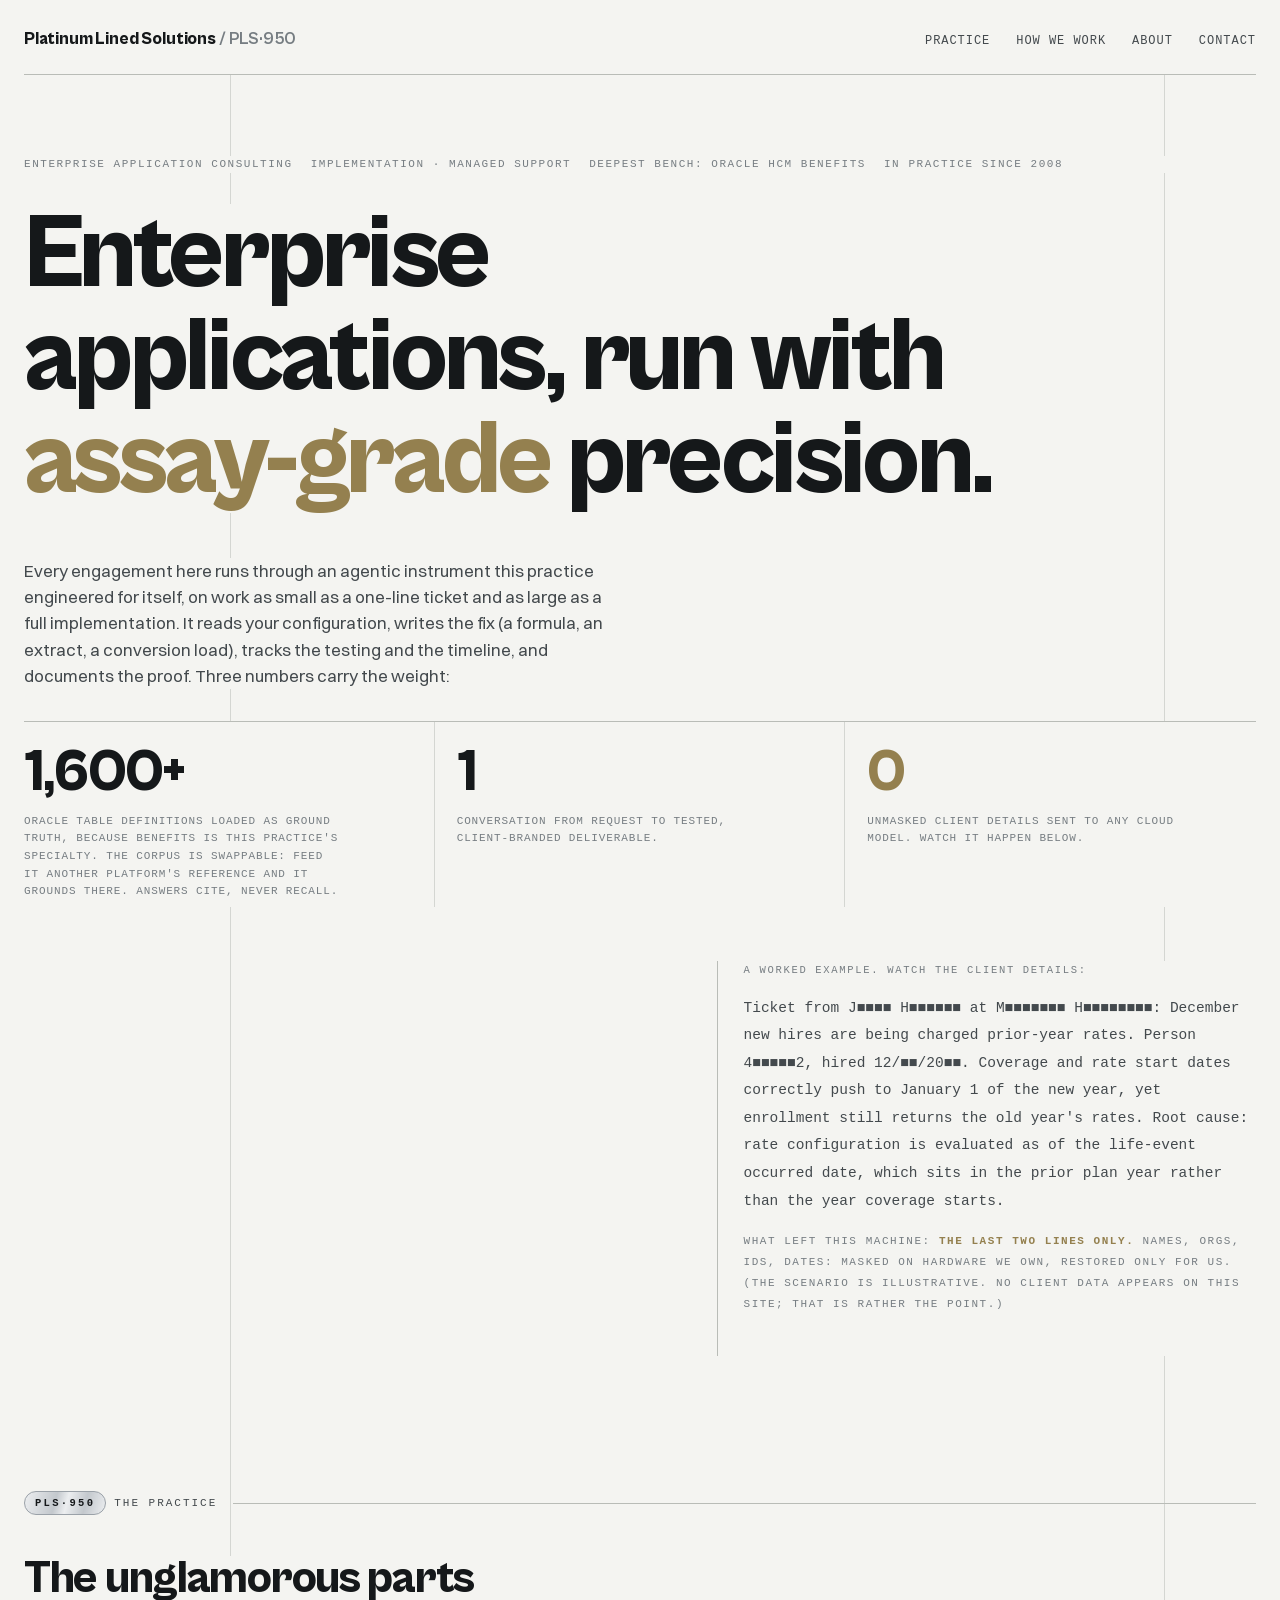
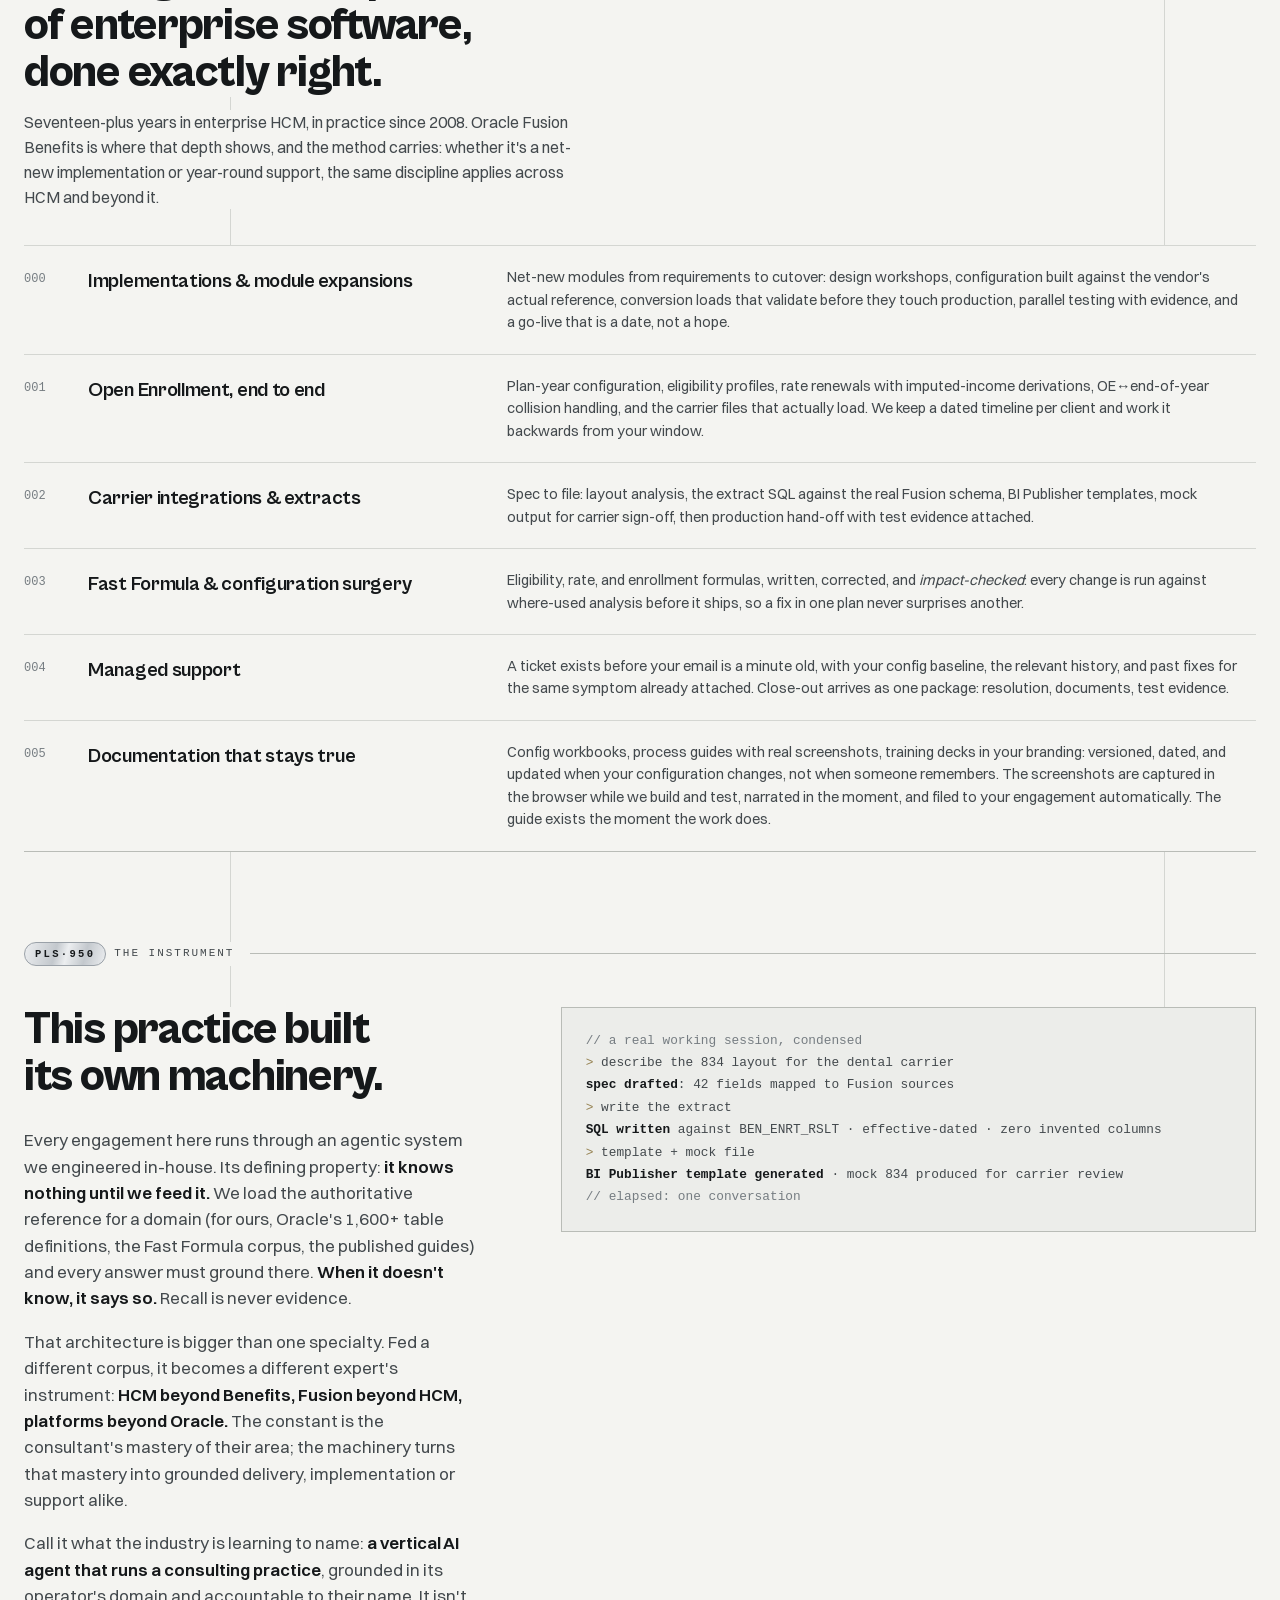
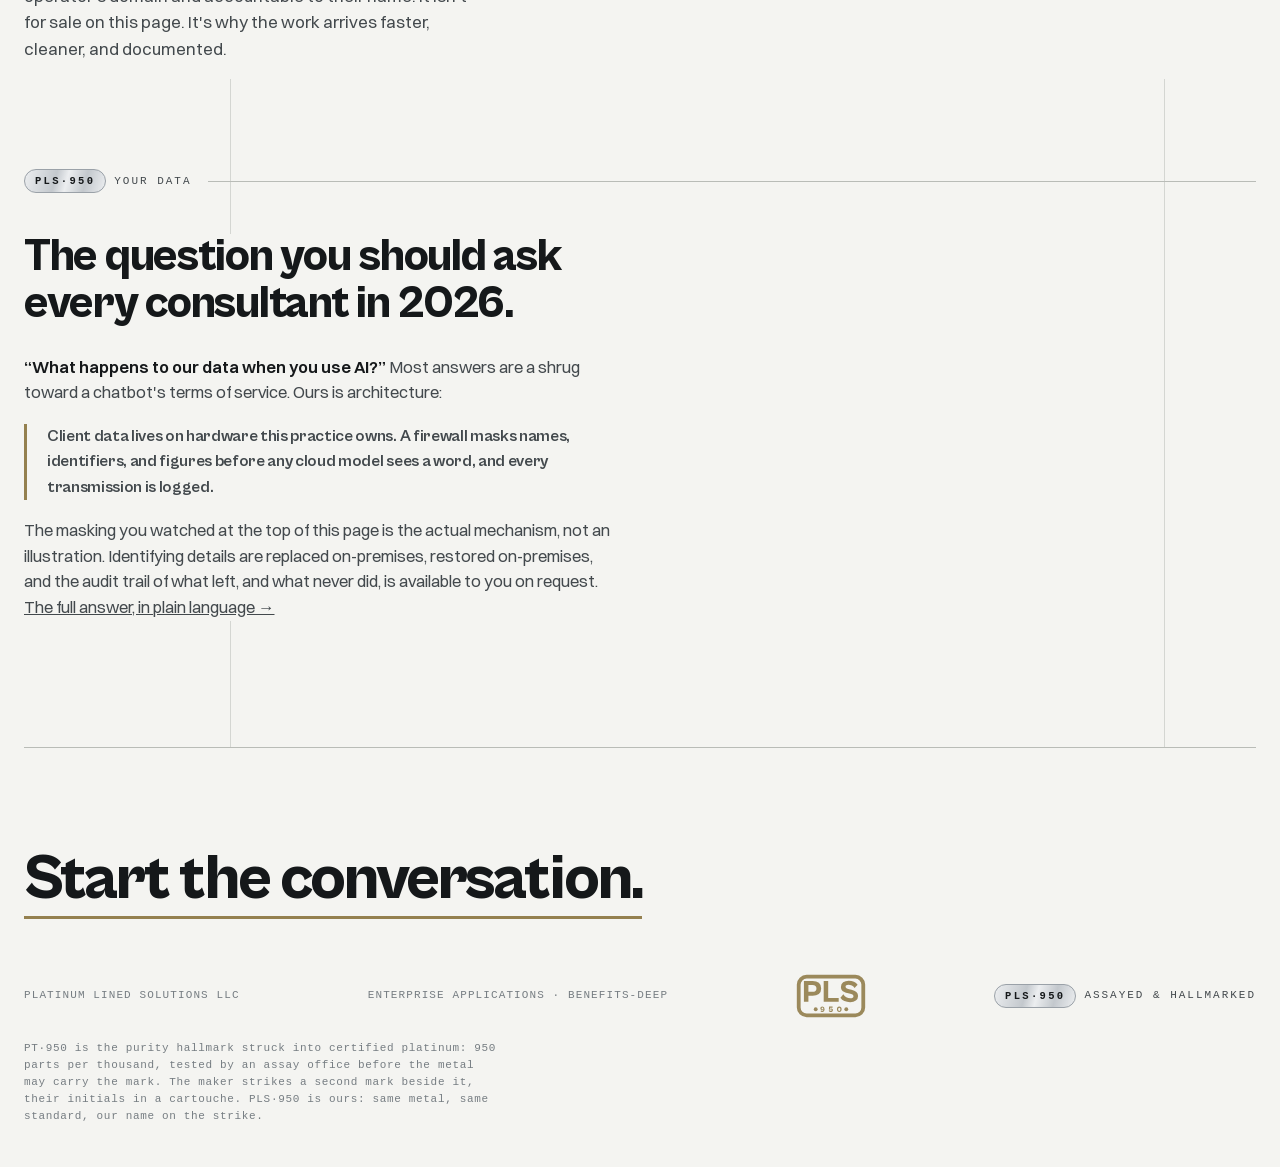
<file: index.html>
<!doctype html>
<html lang="en">
<head>
  <meta charset="utf-8">
  <meta name="viewport" content="width=device-width, initial-scale=1">
  <title>Platinum Lined Solutions · Enterprise applications, assay-grade</title>
  <meta name="description" content="Independent enterprise-application consulting: implementation and managed support, deepest in Oracle Fusion HCM Benefits. In practice since 2008. Client data never leaves hardware we own.">
  <link rel="stylesheet" href="fonts/fonts.css">
  <link rel="stylesheet" href="styles.css">
  <link rel="icon" href="favicon.svg" type="image/svg+xml">
</head>
<body>
<div class="sheet">
  <header class="mast">
    <a class="wordmark" href="./">Platinum Lined Solutions <span class="pt">/ PLS·950</span></a>
    <nav>
      <a href="practice.html">Practice</a>
      <a href="how-we-work.html">How we work</a>
      <a href="about.html">About</a>
      <a href="contact.html">Contact</a>
    </nav>
  </header>

  <div class="grow">
  <section class="hero">
    <div class="ledger-line">
      <span>Enterprise application consulting</span>
      <span>Implementation · Managed support</span>
      <span>Deepest bench: Oracle HCM Benefits</span>
      <span>In practice since 2008</span>
    </div>
    <h1>Enterprise applications, run with <span class="seal-word">assay-grade</span> precision.</h1>

    <div class="docket" aria-label="The practice in three numbers">
      <p class="docket-lead">Every engagement here runs through an agentic instrument this practice engineered for itself, on work as small as a one-line ticket and as large as a full implementation. It reads your configuration, writes the fix (a formula, an extract, a conversion load), tracks the testing and the timeline, and documents the proof. Three numbers carry the weight:</p>
      <div class="docket-row">
        <div class="docket-item"><span class="n">1,600+</span><span class="cap">Oracle table definitions loaded as ground truth, because Benefits is this practice's specialty. The corpus is swappable: feed it another platform's reference and it grounds there. Answers cite, never recall.</span></div>
        <div class="docket-item"><span class="n">1</span><span class="cap">conversation from request to tested, client-branded deliverable.</span></div>
        <div class="docket-item"><span class="n seal">0</span><span class="cap">unmasked client details sent to any cloud model. Watch it happen below.</span></div>
      </div>
    </div>

    <div class="specimen" id="specimen" aria-label="Demonstration: client details are redacted before any cloud model sees them">
      <span class="cap">A worked example. Watch the client details:</span>
      Ticket from <span class="pii" data-token="[Person 1]"><span class="t">J■■■■ H■■■■■■</span><span class="bar"></span></span> at
      <span class="pii" data-token="[Org 1]"><span class="t">M■■■■■■■ H■■■■■■■■</span><span class="bar"></span></span>:
      December new hires are being charged prior-year rates.
      Person <span class="pii" data-token="[ID 1]"><span class="t">4■■■■■2</span><span class="bar"></span></span>, hired
      <span class="pii" data-token="[Date 1]"><span class="t">12/■■/20■■</span><span class="bar"></span></span>. Coverage and
      rate start dates correctly push to January 1 of the new year, yet enrollment still returns the old year's rates.
      Root cause: rate configuration is evaluated as of the life-event occurred date, which sits in the prior plan year rather than the year coverage starts.
      <span class="verdict">What left this machine: <b>the last two lines only.</b> Names, orgs, IDs, dates: masked on hardware we own, restored only for us. (The scenario is illustrative. No client data appears on this site; that is rather the point.)</span>
      <button class="replay" id="replay" type="button" aria-label="Replay the masking demonstration">⟲ run the masking again</button>
    </div>
  </section>

  <section id="practice">
    <div class="sec-head">
      <span class="hallmark"><span class="stamp">PLS·950</span> The practice</span>
      <span class="rule"></span>
    </div>
    <h2>The unglamorous parts of enterprise software, done exactly right.</h2>
    <p class="intro">
      Seventeen-plus years in enterprise HCM, in practice since 2008. Oracle Fusion Benefits
      is where that depth shows, and the method carries: whether it's a net-new implementation or
      year-round support, the same discipline applies across HCM and beyond it.
    </p>
    <table class="ledger">
      <tr>
        <td class="no">000</td>
        <td class="what">Implementations &amp; module expansions</td>
        <td class="how">Net-new modules from requirements to cutover: design workshops, configuration built against the vendor's actual reference, conversion loads that validate before they touch production, parallel testing with evidence, and a go-live that is a date, not a hope.</td>
      </tr>
      <tr>
        <td class="no">001</td>
        <td class="what">Open Enrollment, end to end</td>
        <td class="how">Plan-year configuration, eligibility profiles, rate renewals with imputed-income derivations, OE↔end-of-year collision handling, and the carrier files that actually load. We keep a dated timeline per client and work it backwards from your window.</td>
      </tr>
      <tr>
        <td class="no">002</td>
        <td class="what">Carrier integrations &amp; extracts</td>
        <td class="how">Spec to file: layout analysis, the extract SQL against the real Fusion schema, BI Publisher templates, mock output for carrier sign-off, then production hand-off with test evidence attached.</td>
      </tr>
      <tr>
        <td class="no">003</td>
        <td class="what">Fast Formula &amp; configuration surgery</td>
        <td class="how">Eligibility, rate, and enrollment formulas, written, corrected, and <em>impact-checked</em>: every change is run against where-used analysis before it ships, so a fix in one plan never surprises another.</td>
      </tr>
      <tr>
        <td class="no">004</td>
        <td class="what">Managed support</td>
        <td class="how">A ticket exists before your email is a minute old, with your config baseline, the relevant history, and past fixes for the same symptom already attached. Close-out arrives as one package: resolution, documents, test evidence.</td>
      </tr>
      <tr>
        <td class="no">005</td>
        <td class="what">Documentation that stays true</td>
        <td class="how">Config workbooks, process guides with real screenshots, training decks in your branding: versioned, dated, and updated when your configuration changes, not when someone remembers. The screenshots are captured in the browser while we build and test, narrated in the moment, and filed to your engagement automatically. The guide exists the moment the work does.</td>
      </tr>
    </table>
  </section>

  <section id="instrument">
    <div class="sec-head">
      <span class="hallmark"><span class="stamp">PLS·950</span> The instrument</span>
      <span class="rule"></span>
    </div>
    <div class="instrument">
      <div>
        <h2>This practice built its own machinery.</h2>
        <p class="lead">
          Every engagement here runs through an agentic system we engineered in-house. Its defining
          property: <strong>it knows nothing until we feed it.</strong> We load the authoritative
          reference for a domain (for ours, Oracle's 1,600+ table definitions, the Fast Formula
          corpus, the published guides) and every answer must ground there.
          <strong>When it doesn't know, it says so.</strong> Recall is never evidence.
        </p>
        <p class="lead">
          That architecture is bigger than one specialty. Fed a different corpus, it becomes a
          different expert's instrument: <strong>HCM beyond Benefits, Fusion beyond HCM, platforms
          beyond Oracle.</strong> The constant is the consultant's mastery of their area; the
          machinery turns that mastery into grounded delivery, implementation or support alike.
        </p>
        <p class="lead">
          Call it what the industry is learning to name: <strong>a vertical AI agent that runs a
          consulting practice</strong>, grounded in its operator's domain and accountable to their
          name. It isn't for sale on this page. It's why the work arrives faster, cleaner, and
          documented.
        </p>
      </div>
      <div class="console" aria-label="A worked example from the practice tooling">
        <span class="c">// a real working session, condensed</span><br>
        <span class="p">&gt;</span> describe the 834 layout for the dental carrier<br>
        <b>spec drafted</b>: 42 fields mapped to Fusion sources<br>
        <span class="p">&gt;</span> write the extract<br>
        <b>SQL written</b> against BEN_ENRT_RSLT · effective-dated · zero invented columns<br>
        <span class="p">&gt;</span> template + mock file<br>
        <b>BI Publisher template generated</b> · mock 834 produced for carrier review<br>
        <span class="c">// elapsed: one conversation</span>
      </div>
    </div>
  </section>

  <section id="data">
    <div class="sec-head">
      <span class="hallmark"><span class="stamp">PLS·950</span> Your data</span>
      <span class="rule"></span>
    </div>
    <div class="covenant">
      <h2>The question you should ask every consultant in 2026.</h2>
      <p><strong>“What happens to our data when you use AI?”</strong> Most answers are a shrug toward a chatbot's terms of service. Ours is architecture:</p>
      <p class="oath">Client data lives on hardware this practice owns. A firewall masks names, identifiers, and figures before any cloud model sees a word, and every transmission is logged.</p>
      <p>The masking you watched at the top of this page is the actual mechanism, not an illustration. Identifying details are replaced on-premises, restored on-premises, and the audit trail of what left, and what never did, is available to you on request. <a href="how-we-work.html">The full answer, in plain language →</a></p>
    </div>
  </section>
  </div>

  <footer id="contact">
    <div class="contact-line">
      <a href="mailto:inquiries@platinumlinedsolutions.com">Start the conversation.</a>
    </div>
    <div class="foot">
      <div class="fine">Platinum Lined Solutions LLC</div>
      <div class="fine">Enterprise applications · Benefits-deep</div>
      <picture class="makers-mark"><source media="(prefers-color-scheme: dark)" srcset="pls-mark-gold.svg"><img src="pls-mark-bronze.svg" alt="PLS·950 maker&#39;s mark" height="44"></picture>
      <span class="hallmark"><span class="stamp">PLS·950</span> assayed &amp; hallmarked</span>
    </div>
    <p class="hallnote">
      PT·950 is the purity hallmark struck into certified platinum: 950 parts per thousand, tested by an
      assay office before the metal may carry the mark. The maker strikes a second mark beside it, their
      initials in a cartouche. PLS·950 is ours: same metal, same standard, our name on the strike.
    </p>
  </footer>
</div>

<script>
  (function () {
    const spans = Array.from(document.querySelectorAll("#specimen .pii"));
    const replay = document.getElementById("replay");
    if (!spans.length) return;
    const reduced = window.matchMedia("(prefers-reduced-motion: reduce)").matches;
    // Remember each span's original obscured text so the sequence can be replayed without a refresh.
    spans.forEach((el) => { el.dataset.orig = el.querySelector(".t").textContent; });
    let running = false;
    function maskOne(el, delay, isLast) {
      setTimeout(() => {
        el.classList.add("masking");
        setTimeout(() => {
          el.querySelector(".t").textContent = el.dataset.token;
          el.classList.add("tokened");
          if (isLast) {
            running = false;
            if (replay) replay.classList.add("show");
          }
        }, reduced ? 0 : 400);
      }, reduced ? 0 : delay);
    }
    function run() {
      if (running) return;
      running = true;
      if (replay) replay.classList.remove("show");
      // Reset to the obscured originals (no-op on the very first run).
      spans.forEach((el) => {
        el.classList.remove("masking", "tokened");
        el.querySelector(".t").textContent = el.dataset.orig;
      });
      // A beat to take in the restored text, then mask one at a time.
      spans.forEach((el, i) => maskOne(el, 900 + i * 650, i === spans.length - 1));
    }
    if (replay) replay.addEventListener("click", run);
    let firstRunDone = false;
    function firstRun() { if (firstRunDone) return; firstRunDone = true; run(); }
    if ("IntersectionObserver" in window) {
      const io = new IntersectionObserver((entries) => {
        if (entries.some((e) => e.isIntersecting)) { firstRun(); io.disconnect(); }
      }, { threshold: 0.4 });
      io.observe(document.getElementById("specimen"));
      setTimeout(firstRun, 2500);
    } else {
      firstRun();
    }
  })();
</script>
</body>
</html>
</file>
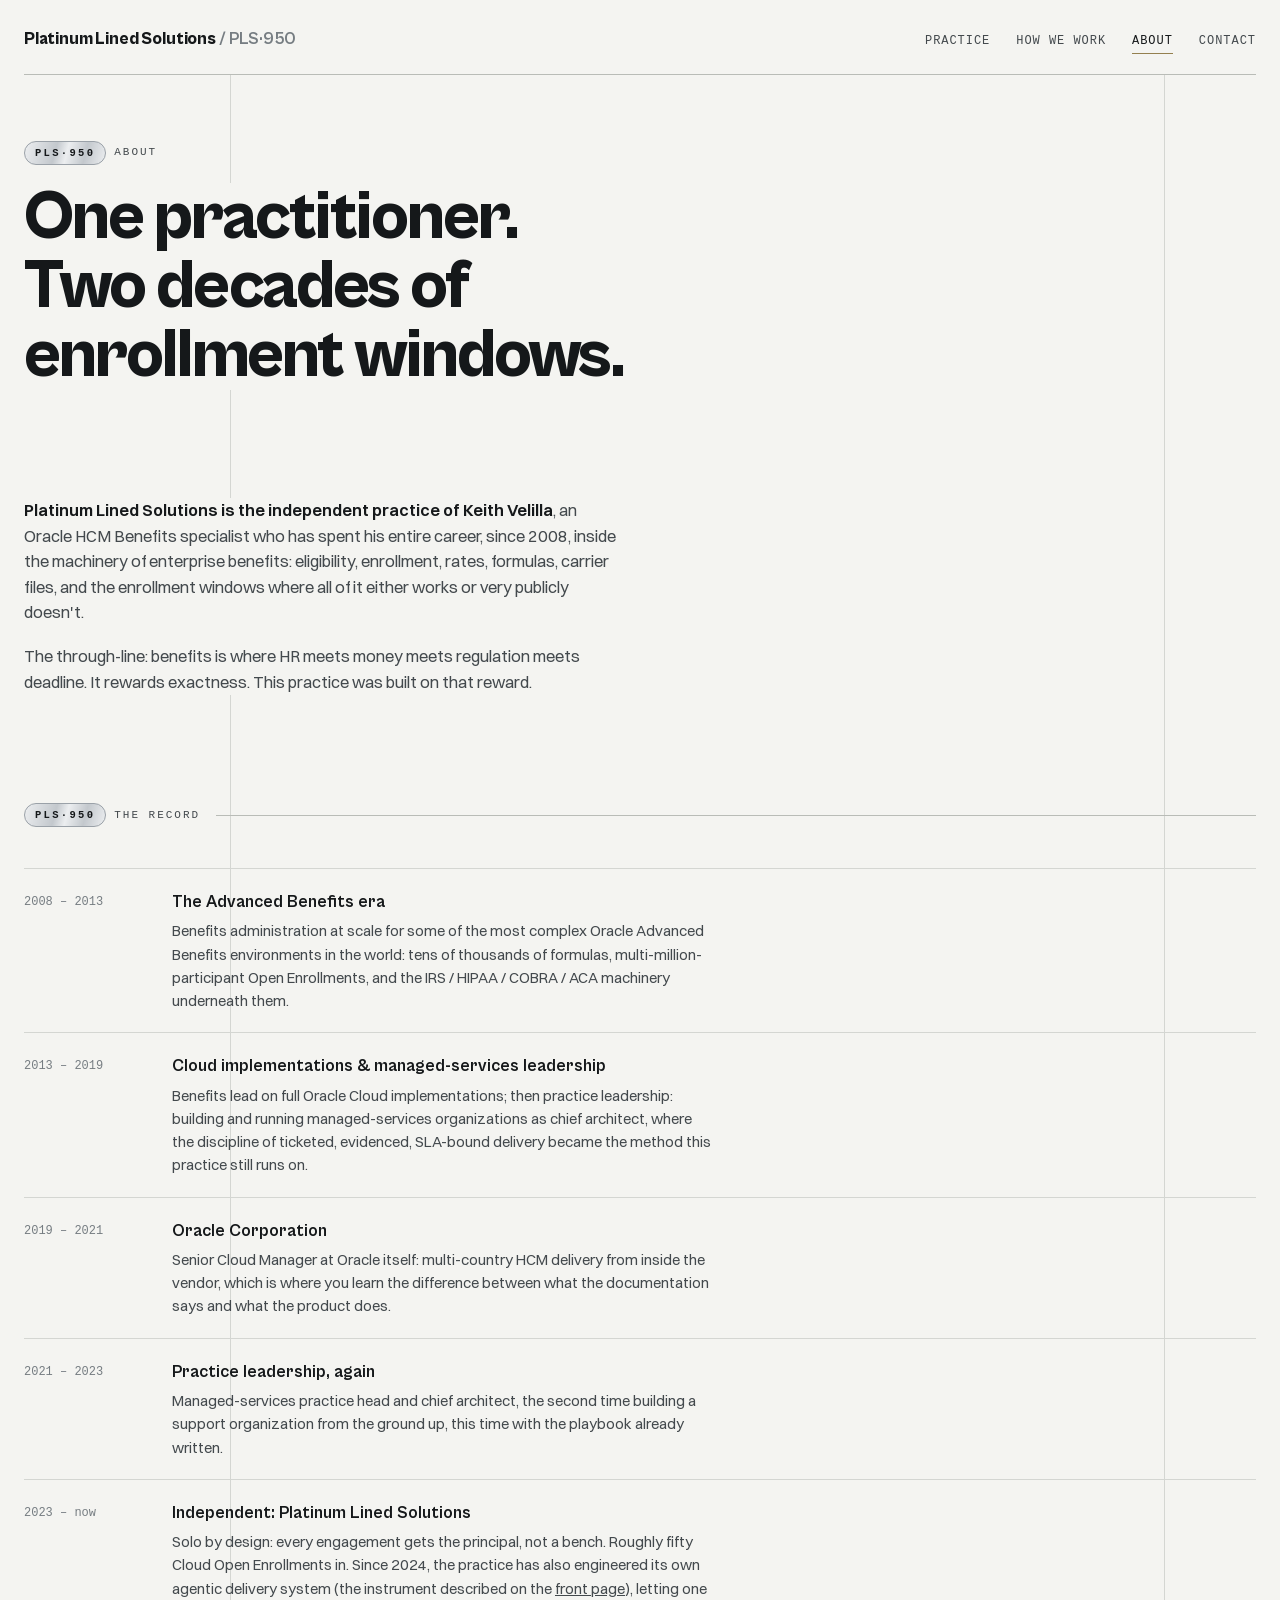
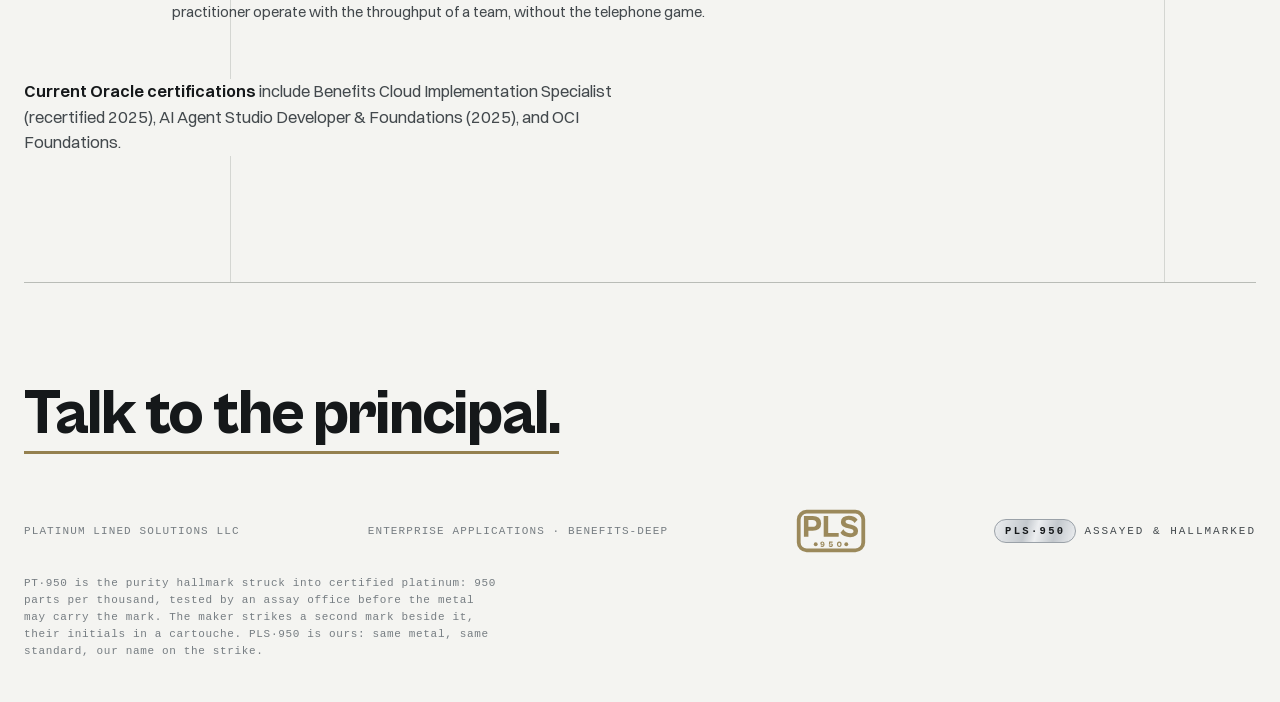
<file: about.html>
<!doctype html>
<html lang="en">
<head>
  <meta charset="utf-8">
  <meta name="viewport" content="width=device-width, initial-scale=1">
  <title>About · Platinum Lined Solutions</title>
  <meta name="description" content="Keith Velilla, Oracle HCM Benefits specialist in practice since 2008, and builder of the agentic delivery system this practice runs on.">
  <link rel="stylesheet" href="fonts/fonts.css">
  <link rel="stylesheet" href="styles.css">
  <link rel="icon" href="favicon.svg" type="image/svg+xml">
</head>
<body>
<div class="sheet">
  <header class="mast">
    <a class="wordmark" href="./">Platinum Lined Solutions <span class="pt">/ PLS·950</span></a>
    <nav>
      <a href="practice.html">Practice</a>
      <a href="how-we-work.html">How we work</a>
      <a href="about.html" aria-current="page">About</a>
      <a href="contact.html">Contact</a>
    </nav>
  </header>

  <div class="grow">
  <section class="page-hero">
    <span class="hallmark"><span class="stamp">PLS·950</span> About</span>
    <h1>One practitioner. Two decades of enrollment windows.</h1>
  </section>

  <section>
    <div class="prose">
      <p><strong>Platinum Lined Solutions is the independent practice of Keith Velilla</strong>, an Oracle HCM
      Benefits specialist who has spent his entire career, since 2008, inside the machinery of enterprise
      benefits: eligibility, enrollment, rates, formulas, carrier files, and the enrollment windows where all
      of it either works or very publicly doesn't.</p>
      <p>The through-line: benefits is where HR meets money meets regulation meets deadline. It rewards
      exactness. This practice was built on that reward.</p>
    </div>
  </section>

  <section>
    <div class="sec-head">
      <span class="hallmark"><span class="stamp">PLS·950</span> The record</span>
      <span class="rule"></span>
    </div>
    <div class="era">
      <div class="when">2008 – 2013</div>
      <div class="who"><b>The Advanced Benefits era</b>
      Benefits administration at scale for some of the most complex Oracle Advanced Benefits environments
      in the world: tens of thousands of formulas, multi-million-participant Open Enrollments, and the
      IRS / HIPAA / COBRA / ACA machinery underneath them.</div>
    </div>
    <div class="era">
      <div class="when">2013 – 2019</div>
      <div class="who"><b>Cloud implementations &amp; managed-services leadership</b>
      Benefits lead on full Oracle Cloud implementations; then practice leadership: building and running
      managed-services organizations as chief architect, where the discipline of ticketed, evidenced,
      SLA-bound delivery became the method this practice still runs on.</div>
    </div>
    <div class="era">
      <div class="when">2019 – 2021</div>
      <div class="who"><b>Oracle Corporation</b>
      Senior Cloud Manager at Oracle itself: multi-country HCM delivery from inside the vendor,
      which is where you learn the difference between what the documentation says and what the
      product does.</div>
    </div>
    <div class="era">
      <div class="when">2021 – 2023</div>
      <div class="who"><b>Practice leadership, again</b>
      Managed-services practice head and chief architect, the second time building a support
      organization from the ground up, this time with the playbook already written.</div>
    </div>
    <div class="era">
      <div class="when">2023 – now</div>
      <div class="who"><b>Independent: Platinum Lined Solutions</b>
      Solo by design: every engagement gets the principal, not a bench. Roughly fifty Cloud Open
      Enrollments in. Since 2024, the practice has also engineered its own agentic delivery system
      (the instrument described on the <a href="index.html#instrument">front page</a>), letting one
      practitioner operate with the throughput of a team, without the telephone game.</div>
    </div>
    <div class="prose" style="margin-top:4vh">
      <p><strong>Current Oracle certifications</strong> include Benefits Cloud Implementation Specialist
      (recertified 2025), AI Agent Studio Developer &amp; Foundations (2025), and OCI Foundations.</p>
    </div>
  </section>
  </div>

  <footer>
    <div class="contact-line">
      <a href="mailto:inquiries@platinumlinedsolutions.com">Talk to the principal.</a>
    </div>
    <div class="foot">
      <div class="fine">Platinum Lined Solutions LLC</div>
      <div class="fine">Enterprise applications · Benefits-deep</div>
      <picture class="makers-mark"><source media="(prefers-color-scheme: dark)" srcset="pls-mark-gold.svg"><img src="pls-mark-bronze.svg" alt="PLS·950 maker&#39;s mark" height="44"></picture>
      <span class="hallmark"><span class="stamp">PLS·950</span> assayed &amp; hallmarked</span>
    </div>
    <p class="hallnote">
      PT·950 is the purity hallmark struck into certified platinum: 950 parts per thousand, tested by an
      assay office before the metal may carry the mark. The maker strikes a second mark beside it, their
      initials in a cartouche. PLS·950 is ours: same metal, same standard, our name on the strike.
    </p>
  </footer>
</div>
</body>
</html>
</file>
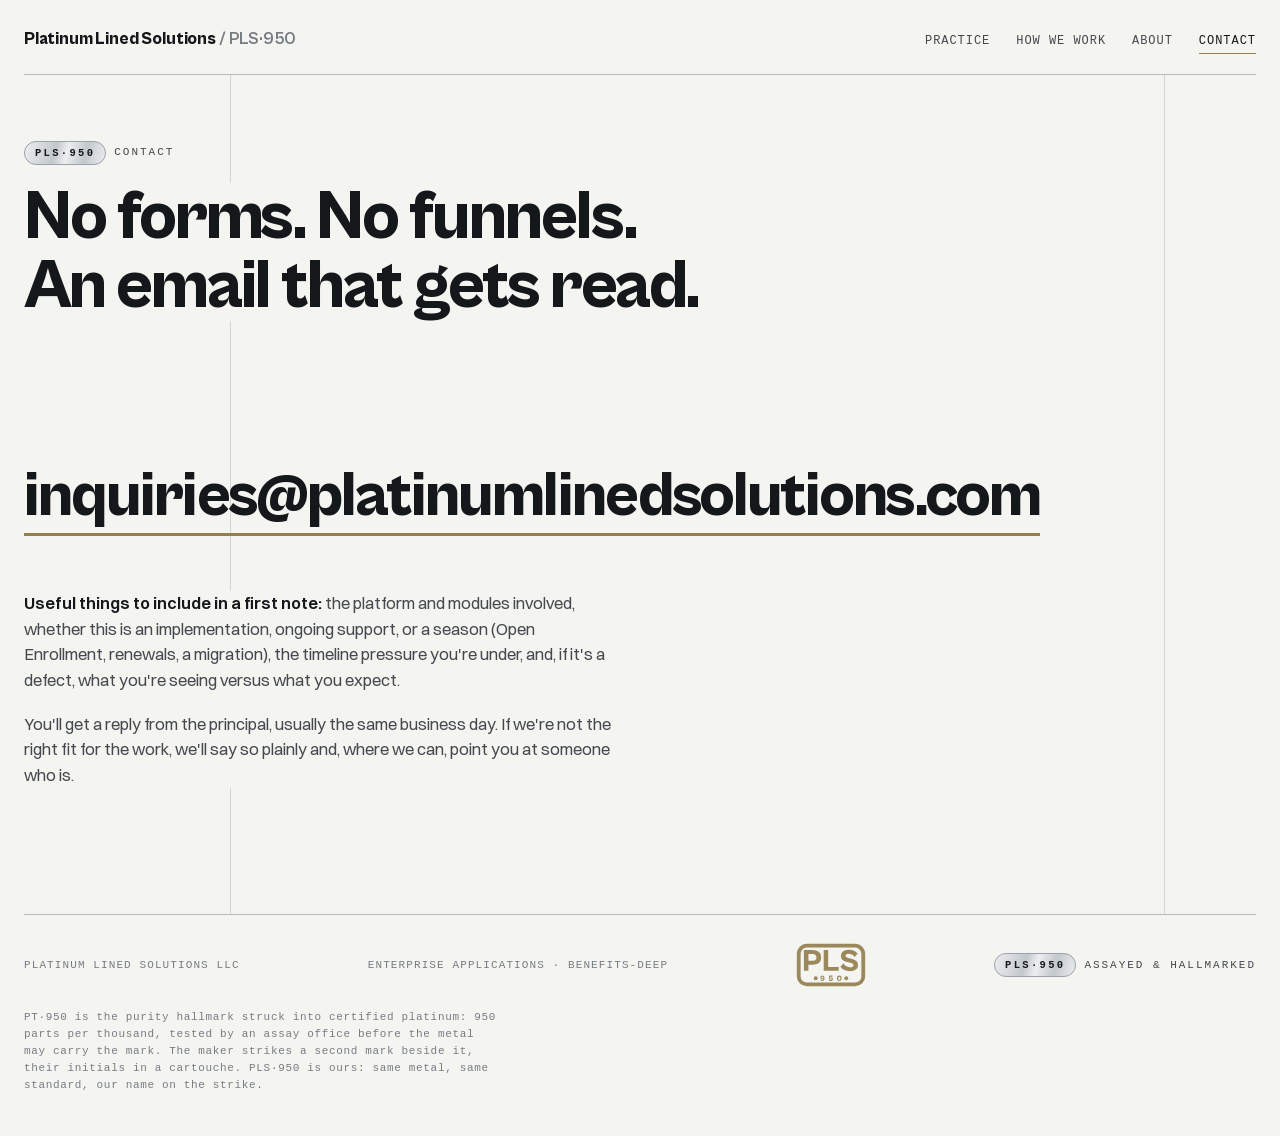
<file: contact.html>
<!doctype html>
<html lang="en">
<head>
  <meta charset="utf-8">
  <meta name="viewport" content="width=device-width, initial-scale=1">
  <title>Contact · Platinum Lined Solutions</title>
  <meta name="description" content="Start a conversation with Platinum Lined Solutions: Oracle HCM Benefits implementation and managed support.">
  <link rel="stylesheet" href="fonts/fonts.css">
  <link rel="stylesheet" href="styles.css">
  <link rel="icon" href="favicon.svg" type="image/svg+xml">
</head>
<body>
<div class="sheet">
  <header class="mast">
    <a class="wordmark" href="./">Platinum Lined Solutions <span class="pt">/ PLS·950</span></a>
    <nav>
      <a href="practice.html">Practice</a>
      <a href="how-we-work.html">How we work</a>
      <a href="about.html">About</a>
      <a href="contact.html" aria-current="page">Contact</a>
    </nav>
  </header>

  <div class="grow">
  <section class="page-hero">
    <span class="hallmark"><span class="stamp">PLS·950</span> Contact</span>
    <h1>No forms. No funnels. An email that gets read.</h1>
  </section>

  <section>
    <div class="contact-line" style="margin-top:2vh">
      <a href="mailto:inquiries@platinumlinedsolutions.com">inquiries@platinumlinedsolutions.com</a>
    </div>
    <div class="prose">
      <p><strong>Useful things to include in a first note:</strong> the platform and modules involved, whether
      this is an implementation, ongoing support, or a season (Open Enrollment, renewals, a migration),
      the timeline pressure you're under, and, if it's a defect, what you're seeing versus what you expect.</p>
      <p>You'll get a reply from the principal, usually the same business day. If we're not the right fit for
      the work, we'll say so plainly and, where we can, point you at someone who is.</p>
    </div>
  </section>
  </div>

  <footer>
    <div class="foot">
      <div class="fine">Platinum Lined Solutions LLC</div>
      <div class="fine">Enterprise applications · Benefits-deep</div>
      <picture class="makers-mark"><source media="(prefers-color-scheme: dark)" srcset="pls-mark-gold.svg"><img src="pls-mark-bronze.svg" alt="PLS·950 maker&#39;s mark" height="44"></picture>
      <span class="hallmark"><span class="stamp">PLS·950</span> assayed &amp; hallmarked</span>
    </div>
    <p class="hallnote">
      PT·950 is the purity hallmark struck into certified platinum: 950 parts per thousand, tested by an
      assay office before the metal may carry the mark. The maker strikes a second mark beside it, their
      initials in a cartouche. PLS·950 is ours: same metal, same standard, our name on the strike.
    </p>
  </footer>
</div>
</body>
</html>
</file>
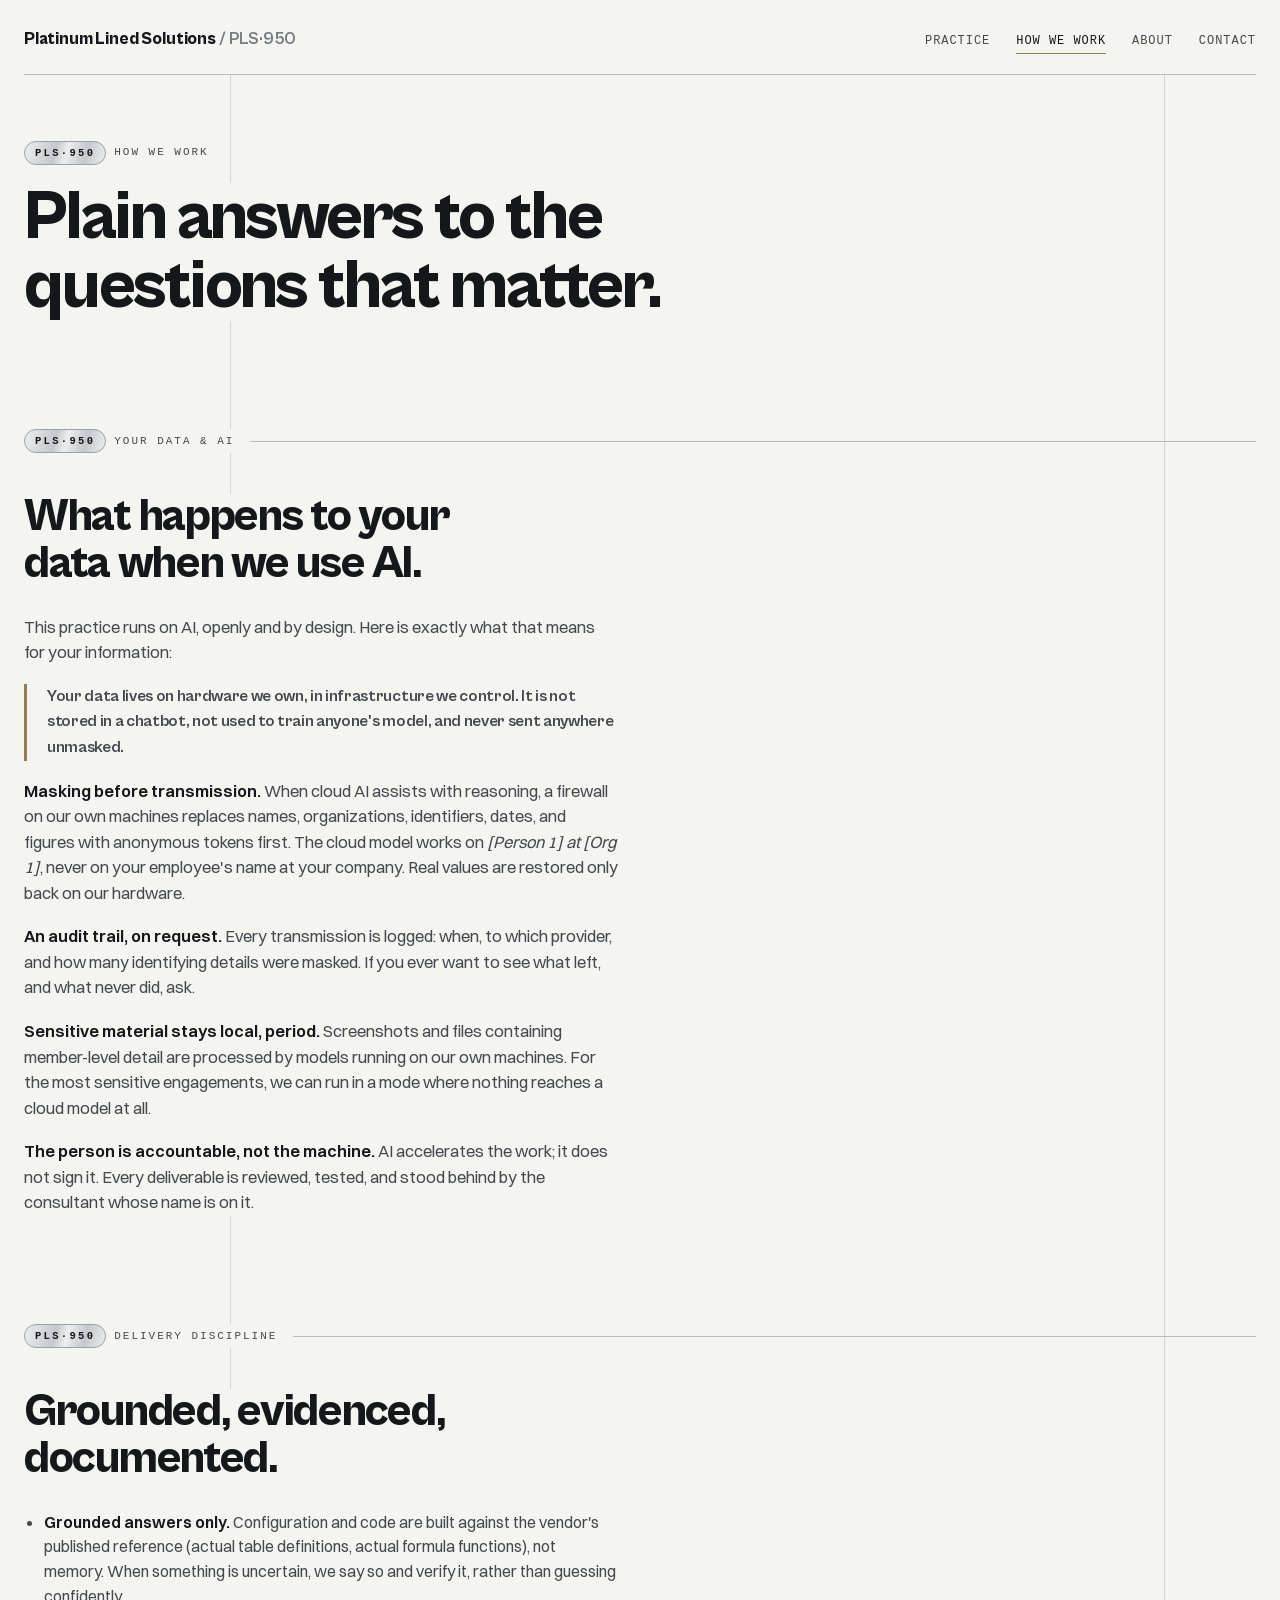
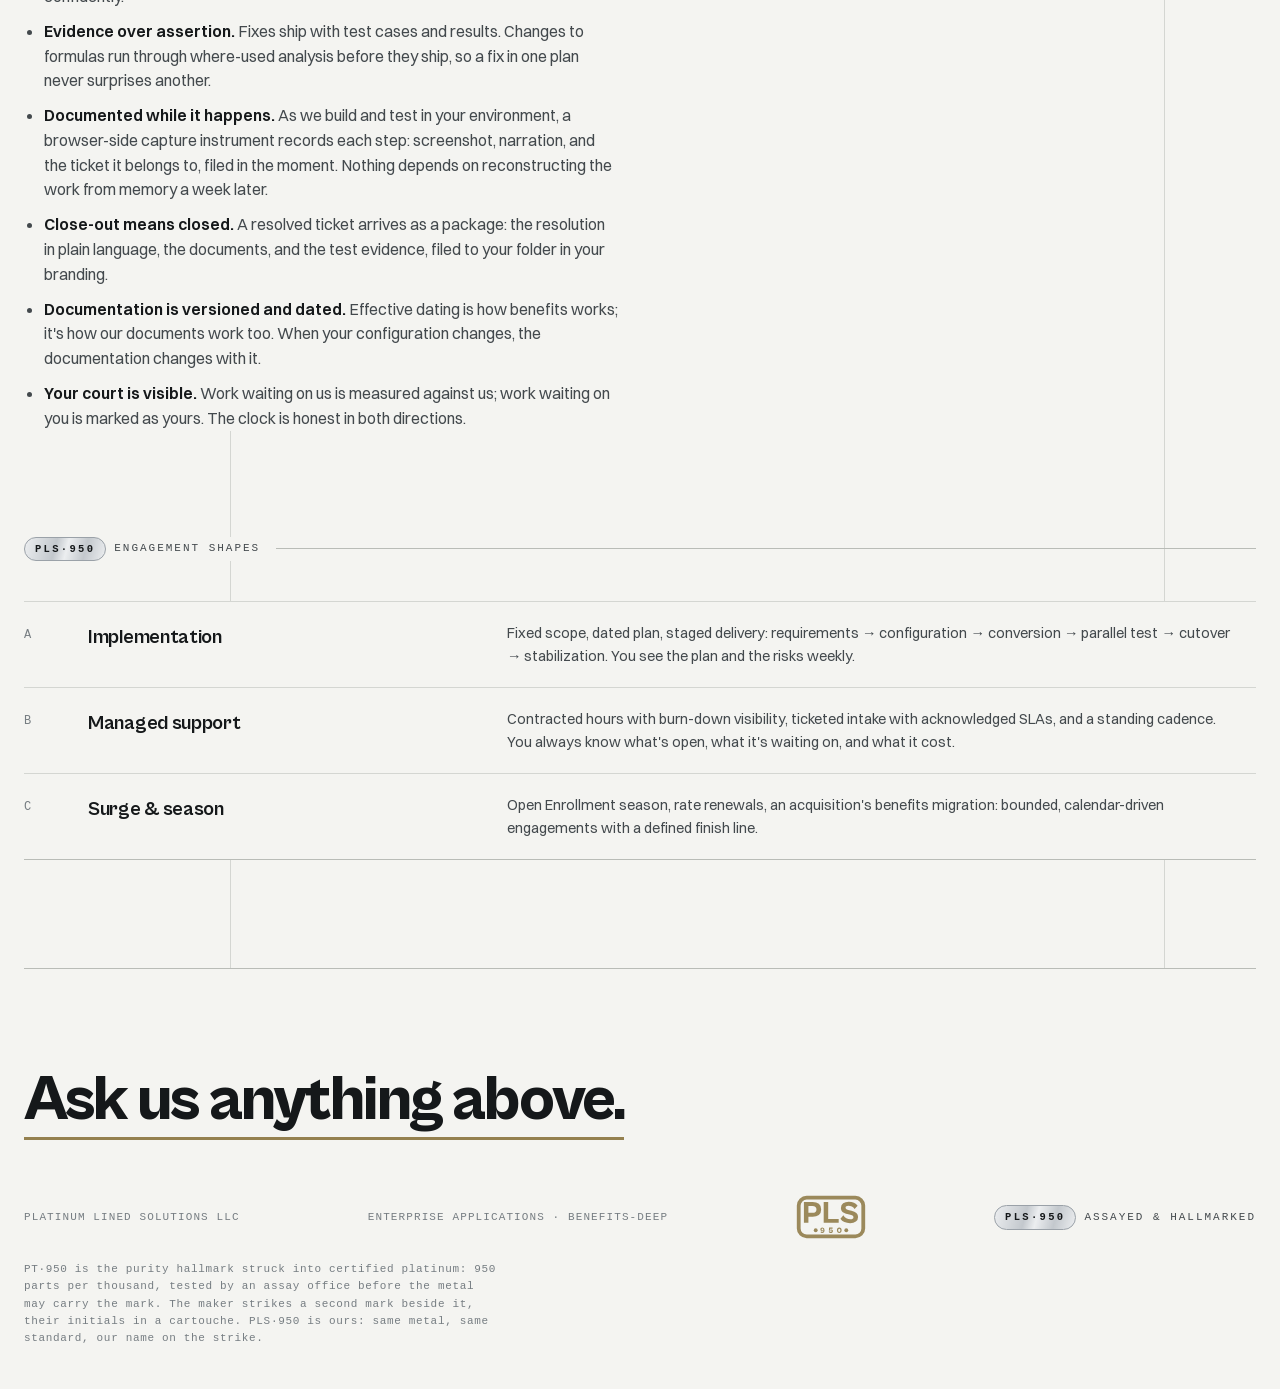
<file: how-we-work.html>
<!doctype html>
<html lang="en">
<head>
  <meta charset="utf-8">
  <meta name="viewport" content="width=device-width, initial-scale=1">
  <title>How we work · Platinum Lined Solutions</title>
  <meta name="description" content="How this practice handles your data, grounds its work, and delivers with evidence, in plain language. Client data never leaves hardware we own.">
  <link rel="stylesheet" href="fonts/fonts.css">
  <link rel="stylesheet" href="styles.css">
  <link rel="icon" href="favicon.svg" type="image/svg+xml">
</head>
<body>
<div class="sheet">
  <header class="mast">
    <a class="wordmark" href="./">Platinum Lined Solutions <span class="pt">/ PLS·950</span></a>
    <nav>
      <a href="practice.html">Practice</a>
      <a href="how-we-work.html" aria-current="page">How we work</a>
      <a href="about.html">About</a>
      <a href="contact.html">Contact</a>
    </nav>
  </header>

  <div class="grow">
  <section class="page-hero">
    <span class="hallmark"><span class="stamp">PLS·950</span> How we work</span>
    <h1>Plain answers to the questions that matter.</h1>
  </section>

  <section>
    <div class="sec-head">
      <span class="hallmark"><span class="stamp">PLS·950</span> Your data &amp; AI</span>
      <span class="rule"></span>
    </div>
    <div class="covenant">
      <h2>What happens to your data when we use AI.</h2>
      <p>This practice runs on AI, openly and by design. Here is exactly what that means for your information:</p>
      <p class="oath">Your data lives on hardware we own, in infrastructure we control. It is not stored in a chatbot, not used to train anyone's model, and never sent anywhere unmasked.</p>
      <p><strong>Masking before transmission.</strong> When cloud AI assists with reasoning, a firewall on our own machines replaces names, organizations, identifiers, dates, and figures with anonymous tokens first. The cloud model works on <em>[Person 1] at [Org 1]</em>, never on your employee's name at your company. Real values are restored only back on our hardware.</p>
      <p><strong>An audit trail, on request.</strong> Every transmission is logged: when, to which provider, and how many identifying details were masked. If you ever want to see what left, and what never did, ask.</p>
      <p><strong>Sensitive material stays local, period.</strong> Screenshots and files containing member-level detail are processed by models running on our own machines. For the most sensitive engagements, we can run in a mode where nothing reaches a cloud model at all.</p>
      <p><strong>The person is accountable, not the machine.</strong> AI accelerates the work; it does not sign it. Every deliverable is reviewed, tested, and stood behind by the consultant whose name is on it.</p>
    </div>
  </section>

  <section>
    <div class="sec-head">
      <span class="hallmark"><span class="stamp">PLS·950</span> Delivery discipline</span>
      <span class="rule"></span>
    </div>
    <div class="prose">
      <h2>Grounded, evidenced, documented.</h2>
      <ul>
        <li><strong>Grounded answers only.</strong> Configuration and code are built against the vendor's published reference (actual table definitions, actual formula functions), not memory. When something is uncertain, we say so and verify it, rather than guessing confidently.</li>
        <li><strong>Evidence over assertion.</strong> Fixes ship with test cases and results. Changes to formulas run through where-used analysis before they ship, so a fix in one plan never surprises another.</li>
        <li><strong>Documented while it happens.</strong> As we build and test in your environment, a browser-side capture instrument records each step: screenshot, narration, and the ticket it belongs to, filed in the moment. Nothing depends on reconstructing the work from memory a week later.</li>
        <li><strong>Close-out means closed.</strong> A resolved ticket arrives as a package: the resolution in plain language, the documents, and the test evidence, filed to your folder in your branding.</li>
        <li><strong>Documentation is versioned and dated.</strong> Effective dating is how benefits works; it's how our documents work too. When your configuration changes, the documentation changes with it.</li>
        <li><strong>Your court is visible.</strong> Work waiting on us is measured against us; work waiting on you is marked as yours. The clock is honest in both directions.</li>
      </ul>
    </div>
  </section>

  <section>
    <div class="sec-head">
      <span class="hallmark"><span class="stamp">PLS·950</span> Engagement shapes</span>
      <span class="rule"></span>
    </div>
    <table class="ledger">
      <tr>
        <td class="no">A</td>
        <td class="what">Implementation</td>
        <td class="how">Fixed scope, dated plan, staged delivery: requirements → configuration → conversion → parallel test → cutover → stabilization. You see the plan and the risks weekly.</td>
      </tr>
      <tr>
        <td class="no">B</td>
        <td class="what">Managed support</td>
        <td class="how">Contracted hours with burn-down visibility, ticketed intake with acknowledged SLAs, and a standing cadence. You always know what's open, what it's waiting on, and what it cost.</td>
      </tr>
      <tr>
        <td class="no">C</td>
        <td class="what">Surge &amp; season</td>
        <td class="how">Open Enrollment season, rate renewals, an acquisition's benefits migration: bounded, calendar-driven engagements with a defined finish line.</td>
      </tr>
    </table>
  </section>
  </div>

  <footer>
    <div class="contact-line">
      <a href="mailto:inquiries@platinumlinedsolutions.com">Ask us anything above.</a>
    </div>
    <div class="foot">
      <div class="fine">Platinum Lined Solutions LLC</div>
      <div class="fine">Enterprise applications · Benefits-deep</div>
      <picture class="makers-mark"><source media="(prefers-color-scheme: dark)" srcset="pls-mark-gold.svg"><img src="pls-mark-bronze.svg" alt="PLS·950 maker&#39;s mark" height="44"></picture>
      <span class="hallmark"><span class="stamp">PLS·950</span> assayed &amp; hallmarked</span>
    </div>
    <p class="hallnote">
      PT·950 is the purity hallmark struck into certified platinum: 950 parts per thousand, tested by an
      assay office before the metal may carry the mark. The maker strikes a second mark beside it, their
      initials in a cartouche. PLS·950 is ours: same metal, same standard, our name on the strike.
    </p>
  </footer>
</div>
</body>
</html>
</file>
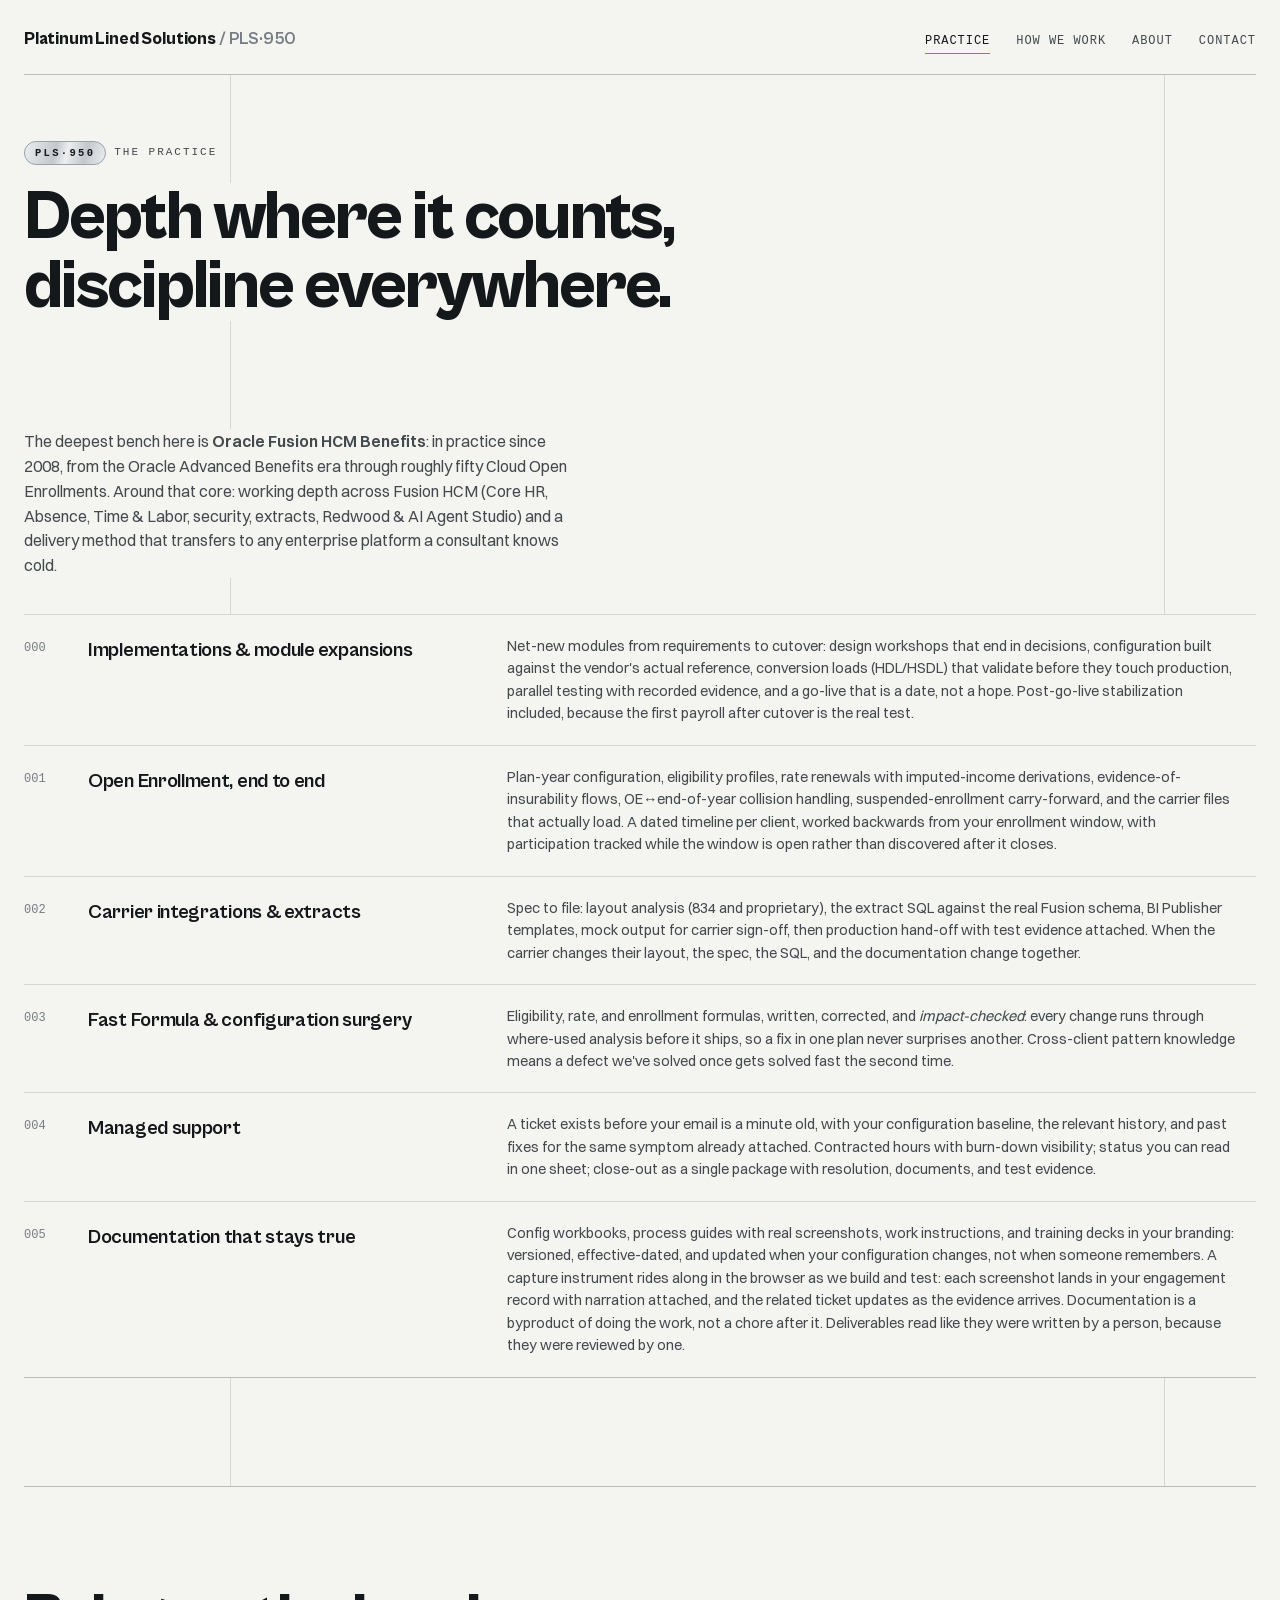
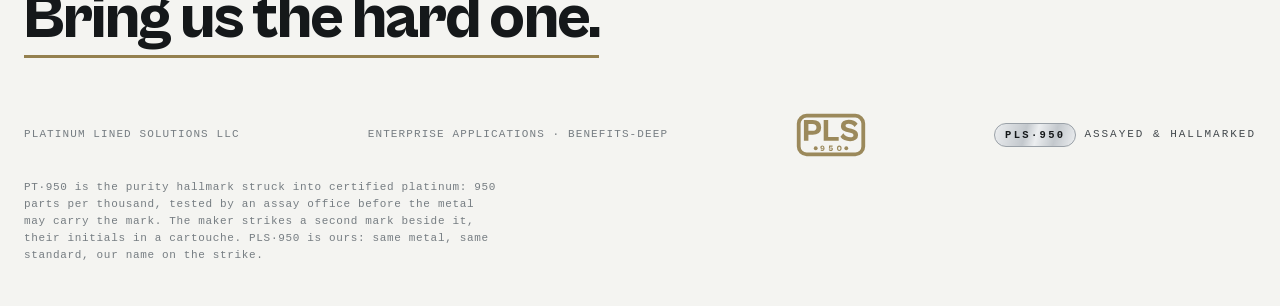
<file: practice.html>
<!doctype html>
<html lang="en">
<head>
  <meta charset="utf-8">
  <meta name="viewport" content="width=device-width, initial-scale=1">
  <title>Practice · Platinum Lined Solutions</title>
  <meta name="description" content="Implementations, Open Enrollment, carrier integrations, Fast Formula work, managed support, and living documentation, deepest in Oracle Fusion HCM Benefits.">
  <link rel="stylesheet" href="fonts/fonts.css">
  <link rel="stylesheet" href="styles.css">
  <link rel="icon" href="favicon.svg" type="image/svg+xml">
</head>
<body>
<div class="sheet">
  <header class="mast">
    <a class="wordmark" href="./">Platinum Lined Solutions <span class="pt">/ PLS·950</span></a>
    <nav>
      <a href="practice.html" aria-current="page">Practice</a>
      <a href="how-we-work.html">How we work</a>
      <a href="about.html">About</a>
      <a href="contact.html">Contact</a>
    </nav>
  </header>

  <div class="grow">
  <section class="page-hero">
    <span class="hallmark"><span class="stamp">PLS·950</span> The practice</span>
    <h1>Depth where it counts, discipline everywhere.</h1>
  </section>

  <section>
    <p class="intro" style="margin-top:0">
      The deepest bench here is <strong>Oracle Fusion HCM Benefits</strong>: in practice since 2008,
      from the Oracle Advanced Benefits era through roughly fifty Cloud Open Enrollments. Around that
      core: working depth across Fusion HCM (Core HR, Absence, Time &amp; Labor, security, extracts,
      Redwood &amp; AI Agent Studio) and a delivery method that transfers to any enterprise platform
      a consultant knows cold.
    </p>
    <table class="ledger">
      <tr>
        <td class="no">000</td>
        <td class="what">Implementations &amp; module expansions</td>
        <td class="how">Net-new modules from requirements to cutover: design workshops that end in decisions, configuration built against the vendor's actual reference, conversion loads (HDL/HSDL) that validate before they touch production, parallel testing with recorded evidence, and a go-live that is a date, not a hope. Post-go-live stabilization included, because the first payroll after cutover is the real test.</td>
      </tr>
      <tr>
        <td class="no">001</td>
        <td class="what">Open Enrollment, end to end</td>
        <td class="how">Plan-year configuration, eligibility profiles, rate renewals with imputed-income derivations, evidence-of-insurability flows, OE↔end-of-year collision handling, suspended-enrollment carry-forward, and the carrier files that actually load. A dated timeline per client, worked backwards from your enrollment window, with participation tracked while the window is open rather than discovered after it closes.</td>
      </tr>
      <tr>
        <td class="no">002</td>
        <td class="what">Carrier integrations &amp; extracts</td>
        <td class="how">Spec to file: layout analysis (834 and proprietary), the extract SQL against the real Fusion schema, BI Publisher templates, mock output for carrier sign-off, then production hand-off with test evidence attached. When the carrier changes their layout, the spec, the SQL, and the documentation change together.</td>
      </tr>
      <tr>
        <td class="no">003</td>
        <td class="what">Fast Formula &amp; configuration surgery</td>
        <td class="how">Eligibility, rate, and enrollment formulas, written, corrected, and <em>impact-checked</em>: every change runs through where-used analysis before it ships, so a fix in one plan never surprises another. Cross-client pattern knowledge means a defect we've solved once gets solved fast the second time.</td>
      </tr>
      <tr>
        <td class="no">004</td>
        <td class="what">Managed support</td>
        <td class="how">A ticket exists before your email is a minute old, with your configuration baseline, the relevant history, and past fixes for the same symptom already attached. Contracted hours with burn-down visibility; status you can read in one sheet; close-out as a single package with resolution, documents, and test evidence.</td>
      </tr>
      <tr>
        <td class="no">005</td>
        <td class="what">Documentation that stays true</td>
        <td class="how">Config workbooks, process guides with real screenshots, work instructions, and training decks in your branding: versioned, effective-dated, and updated when your configuration changes, not when someone remembers. A capture instrument rides along in the browser as we build and test: each screenshot lands in your engagement record with narration attached, and the related ticket updates as the evidence arrives. Documentation is a byproduct of doing the work, not a chore after it. Deliverables read like they were written by a person, because they were reviewed by one.</td>
      </tr>
    </table>
  </section>
  </div>

  <footer>
    <div class="contact-line">
      <a href="mailto:inquiries@platinumlinedsolutions.com">Bring us the hard one.</a>
    </div>
    <div class="foot">
      <div class="fine">Platinum Lined Solutions LLC</div>
      <div class="fine">Enterprise applications · Benefits-deep</div>
      <picture class="makers-mark"><source media="(prefers-color-scheme: dark)" srcset="pls-mark-gold.svg"><img src="pls-mark-bronze.svg" alt="PLS·950 maker&#39;s mark" height="44"></picture>
      <span class="hallmark"><span class="stamp">PLS·950</span> assayed &amp; hallmarked</span>
    </div>
    <p class="hallnote">
      PT·950 is the purity hallmark struck into certified platinum: 950 parts per thousand, tested by an
      assay office before the metal may carry the mark. The maker strikes a second mark beside it, their
      initials in a cartouche. PLS·950 is ours: same metal, same standard, our name on the strike.
    </p>
  </footer>
</div>
</body>
</html>
</file>
<file: fonts/fonts.css>
@font-face{font-family:"Cabinet Grotesk";font-weight:700;font-display:swap;src:url("cabinet-grotesk-700.woff2") format("woff2")}
@font-face{font-family:"Cabinet Grotesk";font-weight:800;font-display:swap;src:url("cabinet-grotesk-800.woff2") format("woff2")}
@font-face{font-family:"Switzer";font-weight:400;font-display:swap;src:url("switzer-400.woff2") format("woff2")}
@font-face{font-family:"Switzer";font-weight:500;font-display:swap;src:url("switzer-500.woff2") format("woff2")}
@font-face{font-family:"Switzer";font-weight:600;font-display:swap;src:url("switzer-600.woff2") format("woff2")}
</file>
<file: styles.css>
/* ============================================================
   PLATINUM LINED SOLUTIONS — "Assay Office" design system
   Ground: cool chalk paper, ink, hairline drafting rules.
   Platinum appears only as a MATERIAL (brushed hallmark stamps);
   the working accent is the PLS champagne gold (#d6b97c — the
   product's own Platinum-theme token; bronze cut on light ground).
   Dark mode wears the instrument's exact navy-slate palette.
   Type: Cabinet Grotesk (display) · Switzer (body) · mono for the
   material of the craft. Self-hosted — no CDN, no tracking.
   ============================================================ */
:root {
  --paper: #f4f4f1;
  --paper-2: #ecedea;
  --ink: #15181a;
  --ink-2: #43494d;
  --ink-3: #767d82;
  --rule: #d4d6d2;
  --rule-dark: #b9bcb7;
  --seal: #94804f;
  --seal-soft: #d6b97c2b;
  --pt-hi: #eceef0;
  --pt-mid: #c3c8cd;
  --pt-dark: #9aa1a8;
  --redact: #101214;
  --mono: "Fragment Mono", ui-monospace, "Cascadia Mono", "SF Mono", Menlo, Consolas, monospace;
  --grot: "Cabinet Grotesk", "Helvetica Neue", Helvetica, "Arial Narrow", Arial, sans-serif;
  --body: "Switzer", "Helvetica Neue", Helvetica, Arial, sans-serif;
}
@media (prefers-color-scheme: dark) {
  :root {
    --paper: #0f141c; --paper-2: #171e29; --ink: #e7eaef; --ink-2: #93a0b1; --ink-3: #5b6878;
    --rule: #222b37; --rule-dark: #314052; --seal: #d6b97c; --seal-soft: #d6b97c1f;
    --pt-hi: #39434f; --pt-mid: #6b7684; --pt-dark: #9aa5b1; --redact: #000;
  }
}

* { box-sizing: border-box; }
html { scroll-behavior: smooth; }
body {
  margin: 0; background: var(--paper); color: var(--ink);
  font-family: var(--body); line-height: 1.55; font-size: 16px;
  -webkit-font-smoothing: antialiased;
}
a { color: inherit; }

/* Drafting grid: visible column rules — structure as honesty. */
.sheet { position: relative; max-width: 1280px; margin: 0 auto; padding: 0 24px; min-height: 100vh; display: flex; flex-direction: column; }
.sheet > * { flex-shrink: 0; }
.sheet .grow { flex: 1; }
.sheet::before, .sheet::after {
  content: ""; position: absolute; top: 0; bottom: 0; width: 1px; background: var(--rule);
  /* Painted BEHIND all in-flow content: ::after otherwise paints LAST, on top of the
     ink-over-rules masks — the right rule was slicing text the left one respected. */
  z-index: -1;
}
.sheet::before { left: max(24px, 18%); }
.sheet::after { right: max(24px, 9%); }
@media (max-width: 860px) { .sheet::before, .sheet::after { display: none; } }
/* Ink over rules, never rules over ink: every block that carries TYPE sits opaque on the
   sheet, so the drafting rules live in the margins and section gaps — the negative space —
   and never bisect a letterform, from the masthead to the footnote. */
.mast, .ledger-line, h1, .hallmark, .intro, .docket-lead, .instrument, .covenant, .prose, .specimen, .ledger, section h2, footer {
  position: relative; background: var(--paper);
}

/* ---- hallmark stamp ---- */
.hallmark {
  display: inline-flex; align-items: center; gap: 8px;
  font-family: var(--mono); font-size: 11px; letter-spacing: .18em; color: var(--ink-2);
  text-transform: uppercase; white-space: nowrap;
}
.hallmark .stamp {
  display: inline-block; padding: 3px 10px; border: 1px solid var(--pt-dark); border-radius: 999px;
  background: linear-gradient(105deg, var(--pt-hi) 0%, var(--pt-mid) 38%, var(--pt-hi) 52%, var(--pt-mid) 74%, var(--pt-hi) 100%);
  color: var(--ink); font-weight: 600; letter-spacing: .22em; font-size: 10.5px;
}

/* ---- masthead ---- */
header.mast {
  display: flex; justify-content: space-between; align-items: baseline;
  padding: 26px 0 20px; border-bottom: 1px solid var(--rule-dark);
  flex-wrap: wrap; gap: 10px 26px; /* narrow screens: the nav drops below the wordmark as a whole row */
}
.wordmark { font-family: var(--grot); font-weight: 800; font-size: 17px; letter-spacing: -0.01em; text-decoration: none; white-space: nowrap; }
.wordmark .pt { color: var(--ink-3); font-weight: 500; }
nav { display: flex; flex-wrap: wrap; gap: 8px 26px; font-family: var(--mono); font-size: 12px; letter-spacing: .08em; text-transform: uppercase; }
/* each link wraps as a UNIT — "How we work" must never fold into a word tower */
nav a { color: var(--ink-2); text-decoration: none; border-bottom: 1px solid transparent; padding-bottom: 2px; white-space: nowrap; }
nav a:hover, nav a:focus-visible { color: var(--ink); border-bottom-color: var(--seal); outline: none; }
nav a[aria-current="page"] { color: var(--ink); border-bottom-color: var(--seal); }
@media (max-width: 640px) { nav { gap: 6px 14px; font-size: 11px; } }

/* ---- hero (index) ---- */
.hero { padding: 9vh 0 7vh; }
.hero h1 {
  font-family: var(--grot); font-weight: 800;
  font-size: clamp(46px, 8.2vw, 118px);
  line-height: 0.98; letter-spacing: -0.035em; margin: 0 0 5vh;
  text-wrap: balance; max-width: 14ch;
}
.seal-word { color: var(--seal); }

.ledger-line {
  font-family: var(--mono); font-size: 11px; letter-spacing: .14em; text-transform: uppercase;
  color: var(--ink-3); display: flex; gap: 18px; flex-wrap: wrap; margin-bottom: 3.5vh;
}

/* ---- page hero (subpages) ---- */
.page-hero { padding: 7vh 0 4vh; }
.page-hero h1 {
  font-family: var(--grot); font-weight: 800; font-size: clamp(36px, 5.4vw, 72px);
  line-height: 1.0; letter-spacing: -0.03em; margin: 2vh 0 0; max-width: 18ch; text-wrap: balance;
}

/* ---- docket: the three numbers between headline and specimen ---- */
.docket { margin: 0 0 6vh; }
.docket-lead { max-width: 58ch; font-size: 17px; color: var(--ink-2); margin: 0 0 3.5vh; }
/* Opaque + positioned: the sheet's full-height drafting rules must pass ABOVE and BELOW this
   band, never through it — a stray vertical inside a bordered table reads as a broken cell. */
.docket-row { display: grid; grid-template-columns: repeat(3, 1fr); border-top: 1px solid var(--rule-dark); position: relative; background: var(--paper); }
.docket-item { padding: 22px 22px 6px 0; border-right: 1px solid var(--rule); }
.docket-item + .docket-item { padding-left: 22px; }
.docket-item:last-child { border-right: 0; }
.docket-item .n {
  display: block; font-family: var(--grot); font-weight: 800;
  font-size: clamp(38px, 4.6vw, 64px); letter-spacing: -0.03em; line-height: 1;
  font-variant-numeric: tabular-nums;
}
.docket-item .n.seal { color: var(--seal); }
.docket-item .cap {
  display: block; margin-top: 10px; font-family: var(--mono); font-size: 11px;
  letter-spacing: .08em; text-transform: uppercase; color: var(--ink-3); max-width: 48ch; line-height: 1.6;
}
@media (max-width: 720px) {
  .docket-row { grid-template-columns: 1fr; }
  .docket-item, .docket-item + .docket-item { border-right: 0; border-bottom: 1px solid var(--rule); padding: 16px 0 14px; }
  .docket-item:last-child { border-bottom: 0; }
}

/* ---- redaction specimen ---- */
.specimen {
  margin-left: auto; max-width: 62ch; font-family: var(--mono); font-size: 14.5px; line-height: 1.9;
  color: var(--ink-2); border-left: 1px solid var(--rule-dark); padding-left: 26px;
}
@media (max-width: 860px) { .specimen { margin-left: 0; } }
.specimen .cap {
  font-size: 10.5px; letter-spacing: .16em; text-transform: uppercase; color: var(--ink-3);
  display: block; margin-bottom: 14px;
}
.pii { position: relative; white-space: nowrap; transition: color .15s ease; }
.pii .bar {
  position: absolute; inset: -1px -3px; background: var(--redact);
  transform: scaleX(0); transform-origin: left center; pointer-events: none;
}
.pii.masking .bar { transition: transform .38s cubic-bezier(.7,0,.2,1); transform: scaleX(1); }
.pii.tokened { color: var(--seal); font-weight: 500; }
.pii.tokened .bar { transform: scaleX(0); transform-origin: right center; transition: transform .38s cubic-bezier(.7,0,.2,1); }
.specimen .verdict {
  display: block; margin-top: 16px; font-size: 11px; letter-spacing: .14em; text-transform: uppercase; color: var(--ink-3);
}
.specimen .verdict b { color: var(--seal); font-weight: 600; }
.replay {
  margin-top: 14px; padding: 6px 12px; cursor: pointer;
  font-family: var(--mono); font-size: 10.5px; letter-spacing: .16em; text-transform: uppercase;
  color: var(--ink-3); background: none; border: 1px solid var(--rule-dark); border-radius: 999px;
  opacity: 0; pointer-events: none; transition: opacity .4s ease, color .15s ease, border-color .15s ease;
}
.replay.show { opacity: 1; pointer-events: auto; }
.replay:hover, .replay:focus-visible { color: var(--seal); border-color: var(--seal); outline: none; }

/* ---- sections ---- */
section { padding: 8vh 0 2vh; }
.sec-head { display: flex; align-items: center; gap: 16px; margin-bottom: 4.5vh; }
.sec-head .rule { flex: 1; height: 1px; background: var(--rule-dark); }
h2 {
  font-family: var(--grot); font-weight: 800; font-size: clamp(28px, 3.6vw, 46px);
  letter-spacing: -0.028em; line-height: 1.02; margin: 0 0 3vh; max-width: 22ch; text-wrap: balance;
}
h3 { font-family: var(--grot); font-weight: 700; font-size: 20px; letter-spacing: -0.015em; margin: 0 0 1.2vh; }
.intro { max-width: 62ch; color: var(--ink-2); font-size: 16px; margin: -1.5vh 0 4vh; }

/* ---- ledger table ---- */
.ledger { width: 100%; border-collapse: collapse; }
.ledger tr { border-top: 1px solid var(--rule); }
.ledger tr:last-child { border-bottom: 1px solid var(--rule-dark); }
.ledger td { padding: 20px 18px 20px 0; vertical-align: top; }
.ledger .no { font-family: var(--mono); font-size: 12px; color: var(--ink-3); width: 64px; padding-top: 24px; }
.ledger .what { font-family: var(--grot); font-weight: 700; font-size: 20px; letter-spacing: -0.015em; width: 34%; min-width: 210px; }
.ledger .how { color: var(--ink-2); font-size: 14.5px; max-width: 58ch; }
.ledger .how code { font-family: var(--mono); font-size: 12.5px; background: var(--paper-2); padding: 1px 6px; }
.ledger tr:hover { background: var(--seal-soft); }
@media (max-width: 720px) {
  .ledger, .ledger tr, .ledger td { display: block; width: auto; }
  .ledger .no { padding: 18px 0 0; }
  .ledger .what { padding: 4px 0; }
  .ledger .how { padding: 0 0 18px; }
}

/* ---- instrument ---- */
.instrument { display: grid; grid-template-columns: minmax(0,5fr) minmax(0,7fr); gap: 40px; align-items: start; }
@media (max-width: 860px) { .instrument { grid-template-columns: 1fr; } }
.instrument .lead { font-size: 17px; color: var(--ink-2); max-width: 46ch; }
.instrument .lead strong { color: var(--ink); }
.console {
  font-family: var(--mono); font-size: 12.8px; line-height: 1.75; color: var(--ink-2);
  border: 1px solid var(--rule-dark); background: var(--paper-2); padding: 22px 24px;
  overflow-x: auto;
}
.console .p { color: var(--seal); }
.console .c { color: var(--ink-3); }
.console b { color: var(--ink); font-weight: 600; }

/* ---- covenant / prose ---- */
.covenant, .prose { max-width: 66ch; }
.covenant p, .prose p { font-size: 16.5px; color: var(--ink-2); margin: 0 0 18px; }
.covenant p strong, .prose p strong { color: var(--ink); }
.oath {
  font-family: var(--grot); font-weight: 700; font-size: clamp(20px, 2.6vw, 30px); letter-spacing: -0.02em;
  color: var(--ink); border-left: 3px solid var(--seal); padding-left: 20px; margin: 4vh 0;
}
.prose ul { color: var(--ink-2); font-size: 16px; padding-left: 20px; }
.prose li { margin-bottom: 10px; }
.prose li strong { color: var(--ink); }

/* ---- career ledger (about) ---- */
.era { display: grid; grid-template-columns: 130px 1fr; gap: 18px; border-top: 1px solid var(--rule); padding: 20px 0; }
.era:last-of-type { border-bottom: 1px solid var(--rule-dark); }
.era .when { font-family: var(--mono); font-size: 12px; color: var(--ink-3); padding-top: 4px; }
.era .who { max-width: 60ch; color: var(--ink-2); font-size: 15px; }
.era .who b { color: var(--ink); font-family: var(--grot); font-weight: 700; font-size: 17px; display: block; margin-bottom: 4px; }
@media (max-width: 640px) { .era { grid-template-columns: 1fr; gap: 4px; } }

/* ---- footer ---- */
footer { margin-top: 10vh; border-top: 1px solid var(--rule-dark); padding: 28px 0 44px; }
.foot { display: flex; justify-content: space-between; align-items: center; gap: 18px; flex-wrap: wrap; }
.makers-mark { display: block; }
.makers-mark img { height: 44px; width: auto; display: block; opacity: .92; }
.fine { font-family: var(--mono); font-size: 11px; letter-spacing: .1em; color: var(--ink-3); text-transform: uppercase; }
.hallnote { font-family: var(--mono); font-size: 11px; letter-spacing: .06em; color: var(--ink-3); margin: 22px 0 0; max-width: 72ch; }
.contact-line { font-family: var(--grot); font-weight: 800; font-size: clamp(30px, 5vw, 64px); letter-spacing: -0.03em; margin: 6vh 0 5vh; }
.contact-line a { color: var(--ink); text-decoration: none; border-bottom: 3px solid var(--seal); }
.contact-line a:hover { color: var(--seal); }

@media (prefers-reduced-motion: reduce) {
  .pii .bar { transition: none !important; }
  html { scroll-behavior: auto; }
}
</file>
